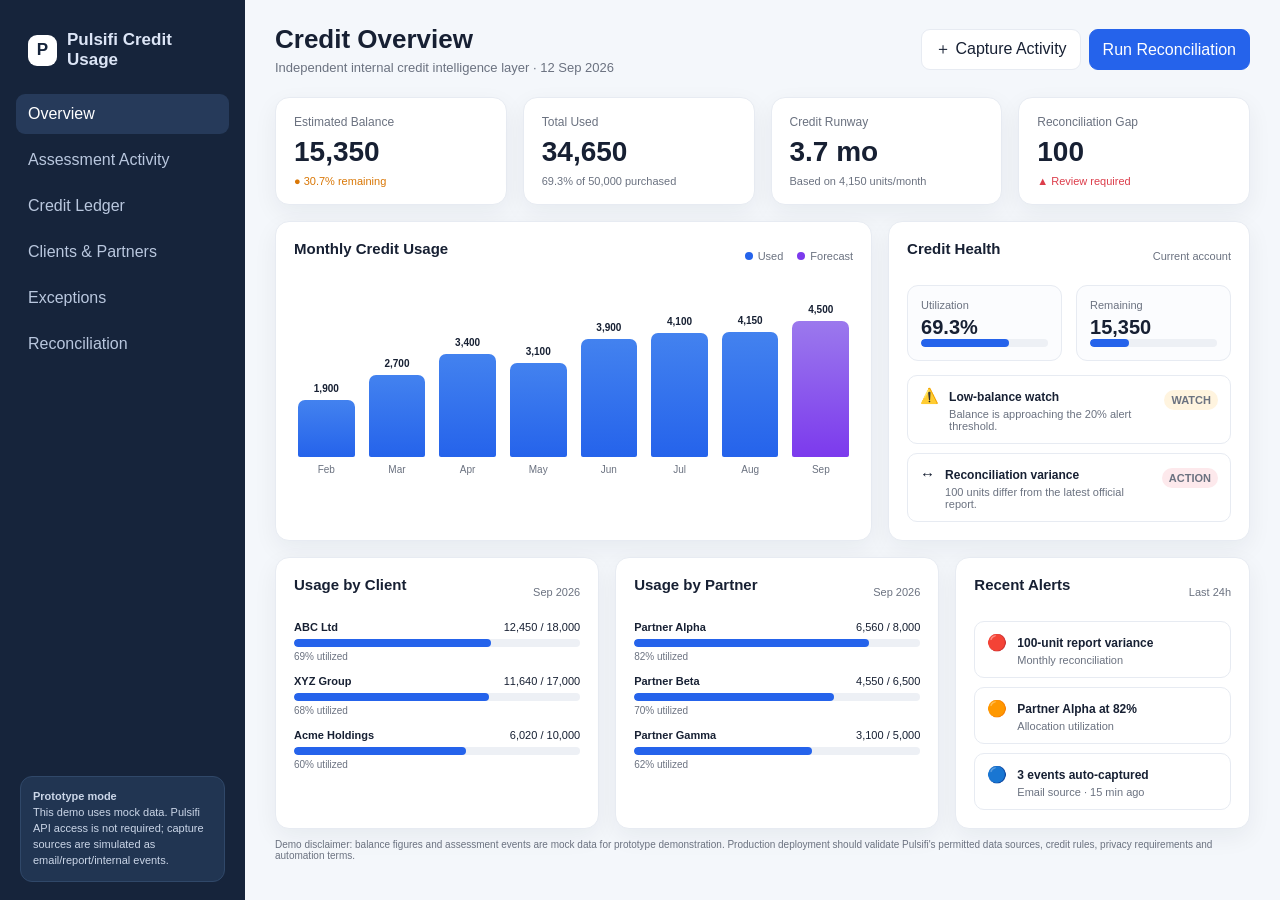
<file: pulsifi_credit_prototype/index.html>
<!DOCTYPE html>
<html lang="en">
<head>
<meta charset="UTF-8" />
<meta name="viewport" content="width=device-width, initial-scale=1.0" />
<title>Pulsifi Credit Usage — Prototype</title>
<style>
:root{--bg:#f4f7fb;--card:#fff;--text:#172033;--muted:#6b7280;--line:#e7ebf2;--navy:#16243b;--blue:#2563eb;--green:#159570;--amber:#d97706;--red:#dc3d4b;--purple:#7c3aed;--shadow:0 8px 24px rgba(18,31,53,.06)}
*{box-sizing:border-box} body{margin:0;font-family:Inter,Segoe UI,Arial,sans-serif;background:var(--bg);color:var(--text)}
button,input,select{font:inherit}.app{display:flex;min-height:100vh}.sidebar{width:245px;background:var(--navy);color:#dce5f6;padding:22px 16px;position:fixed;top:0;bottom:0;left:0}.brand{display:flex;align-items:center;gap:10px;font-weight:800;font-size:17px;padding:8px 12px 24px}.brand-mark{width:31px;height:31px;border-radius:9px;background:#fff;color:var(--navy);display:grid;place-items:center;font-weight:900}.nav{display:grid;gap:6px}.nav button{border:0;background:transparent;color:#b9c7de;text-align:left;padding:11px 12px;border-radius:9px;cursor:pointer}.nav button.active,.nav button:hover{background:#263a5a;color:white}.side-note{position:absolute;bottom:18px;left:20px;right:20px;background:#213552;border:1px solid #304869;border-radius:12px;padding:12px;font-size:11px;line-height:1.45;color:#cbd6e8}.main{margin-left:245px;width:calc(100% - 245px);padding:24px 30px}.topbar{display:flex;justify-content:space-between;align-items:center;margin-bottom:22px}.topbar h1{margin:0;font-size:26px}.topbar p{margin:5px 0 0;color:var(--muted);font-size:13px}.actions{display:flex;gap:8px}.btn{border:1px solid var(--line);background:#fff;border-radius:9px;padding:9px 13px;cursor:pointer;color:var(--text)}.btn.primary{background:var(--blue);color:#fff;border-color:var(--blue)}
.page{display:none}.page.active{display:block}.grid{display:grid;gap:16px}.cards{grid-template-columns:repeat(4,minmax(0,1fr));margin-bottom:16px}.card{background:var(--card);border:1px solid var(--line);border-radius:14px;box-shadow:var(--shadow)}.metric{padding:17px 18px}.metric .label{font-size:12px;color:var(--muted)}.metric .value{font-size:28px;font-weight:800;margin-top:7px}.metric .sub{margin-top:7px;font-size:11px;color:var(--muted)}.delta.up{color:var(--green)}.delta.warn{color:var(--amber)}.delta.bad{color:var(--red)}
.two{grid-template-columns:1.65fr 1fr}.three{grid-template-columns:1.1fr 1.1fr 1fr}.panel{padding:18px}.panel h3{margin:0 0 14px;font-size:15px}.panel-head{display:flex;justify-content:space-between;align-items:center;margin-bottom:14px}.panel-head .small{font-size:11px;color:var(--muted)}
.bars{height:190px;display:flex;align-items:end;gap:14px;padding:16px 4px 0}.bar-wrap{flex:1;text-align:center}.bar{width:100%;border-radius:7px 7px 2px 2px;background:linear-gradient(180deg,#4382ef,#2563eb);min-height:8px}.bar.alt{background:linear-gradient(180deg,#9b79ed,#7c3aed)}.bar-label{font-size:10px;color:var(--muted);margin-top:7px}.bar-val{font-size:10px;font-weight:700;margin-bottom:6px}
.legend{display:flex;gap:14px;font-size:11px;color:var(--muted)}.dot{width:8px;height:8px;border-radius:50%;display:inline-block;margin-right:5px}.d-blue{background:var(--blue)}.d-purple{background:var(--purple)}.d-green{background:var(--green)}
.progress{height:8px;background:#edf0f5;border-radius:99px;overflow:hidden}.progress span{display:block;height:100%;background:var(--blue);border-radius:99px}.kpi-row{display:grid;grid-template-columns:1fr 1fr;gap:14px}.mini{padding:13px;border:1px solid var(--line);border-radius:11px;background:#fbfcfe}.mini .value{font-size:20px;font-weight:800}.mini .label{font-size:11px;color:var(--muted);margin-bottom:5px}
.alerts{display:grid;gap:9px}.alert{border:1px solid var(--line);border-radius:10px;padding:11px 12px;display:flex;gap:10px;align-items:flex-start}.alert .icon{font-size:15px}.alert strong{font-size:12px}.alert span{display:block;font-size:11px;color:var(--muted);margin-top:3px}.badge{font-size:10px;font-weight:700;padding:4px 7px;border-radius:999px}.b-red{background:#fde9ec;color:#b42336}.b-amber{background:#fff4df;color:#9a5b00}.b-green{background:#e7f7f1;color:#087b5b}.b-blue{background:#eaf1ff;color:#2859ba}.b-purple{background:#f1ebff;color:#6b36c2}
.table-wrap{overflow:auto}.table{width:100%;border-collapse:collapse}.table th,.table td{padding:11px 10px;text-align:left;border-bottom:1px solid var(--line);font-size:11px;white-space:nowrap}.table th{color:var(--muted);font-weight:700;background:#fafbfd}.toolbar{display:flex;gap:8px;flex-wrap:wrap;margin-bottom:13px}.toolbar input,.toolbar select{border:1px solid var(--line);background:#fff;border-radius:8px;padding:8px 10px;font-size:11px}.right{text-align:right!important}.status{font-weight:700}.status.confirmed{color:var(--green)}.status.pending{color:var(--amber)}.status.exception{color:var(--red)}
.lifecycle{display:flex;align-items:center;gap:0;margin:18px 0}.step{flex:1;text-align:center;position:relative}.step:not(:last-child):after{content:'';position:absolute;top:11px;right:-1px;width:calc(100% - 22px);height:2px;background:#dfe5ee;left:50%}.step.done:not(:last-child):after{background:var(--blue)}.circle{position:relative;z-index:1;width:24px;height:24px;margin:auto;border-radius:50%;background:#e7edf7;color:#60708c;font-size:10px;font-weight:800;display:grid;place-items:center}.step.done .circle{background:var(--blue);color:#fff}.step.current .circle{background:#fff;border:2px solid var(--blue);color:var(--blue)}.step-label{font-size:10px;color:var(--muted);margin-top:6px}
.pipeline{display:grid;grid-template-columns:repeat(4,1fr);gap:10px}.source{padding:13px;border:1px solid var(--line);border-radius:11px;background:#fbfcfe}.source .title{font-size:12px;font-weight:700}.source .count{font-size:22px;font-weight:800;margin-top:5px}.source .caption{font-size:10px;color:var(--muted)}
.form-grid{display:grid;grid-template-columns:repeat(2,1fr);gap:12px}.field label{display:block;font-size:10px;color:var(--muted);margin-bottom:5px}.field input,.field select{width:100%;border:1px solid var(--line);border-radius:8px;padding:10px;font-size:12px}.full{grid-column:1/-1}.modal{position:fixed;inset:0;background:rgba(11,19,34,.48);display:none;align-items:center;justify-content:center;padding:20px}.modal.show{display:flex}.modal-card{background:#fff;border-radius:14px;width:min(600px,100%);padding:20px;box-shadow:0 25px 60px rgba(0,0,0,.2)}.modal-head{display:flex;justify-content:space-between;align-items:center}.close{border:0;background:#f0f3f7;width:30px;height:30px;border-radius:8px;cursor:pointer}.footer-note{font-size:10px;color:var(--muted);margin-top:10px}
@media(max-width:1000px){.cards{grid-template-columns:repeat(2,1fr)}.two,.three{grid-template-columns:1fr}.sidebar{width:200px}.main{margin-left:200px;width:calc(100% - 200px)}}
@media(max-width:700px){.sidebar{position:static;width:100%;height:auto}.side-note{display:none}.app{display:block}.main{margin-left:0;width:100%;padding:18px}.cards{grid-template-columns:1fr 1fr}.form-grid{grid-template-columns:1fr}}
</style>
</head>
<body>
<div class="app">
<aside class="sidebar">
  <div class="brand"><div class="brand-mark">P</div><div>Pulsifi Credit Usage</div></div>
  <nav class="nav">
    <button class="active" data-page="overview">Overview</button>
    <button data-page="activity">Assessment Activity</button>
    <button data-page="ledger">Credit Ledger</button>
    <button data-page="partners">Clients & Partners</button>
    <button data-page="exceptions">Exceptions</button>
    <button data-page="reconcile">Reconciliation</button>
  </nav>
  <div class="side-note"><b>Prototype mode</b><br>This demo uses mock data. Pulsifi API access is not required; capture sources are simulated as email/report/internal events.</div>
</aside>
<main class="main">
  <div class="topbar">
    <div><h1 id="page-title">Credit Overview</h1><p id="page-subtitle">Independent internal credit intelligence layer · 12 Sep 2026</p></div>
    <div class="actions"><button class="btn" onclick="openCapture()">＋ Capture Activity</button><button class="btn primary" onclick="showPage('reconcile')">Run Reconciliation</button></div>
  </div>

  <section class="page active" id="page-overview">
    <div class="grid cards">
      <div class="card metric"><div class="label">Estimated Balance</div><div class="value" id="metric-balance">15,350</div><div class="sub"><span class="delta warn">● 30.7% remaining</span></div></div>
      <div class="card metric"><div class="label">Total Used</div><div class="value">34,650</div><div class="sub">69.3% of 50,000 purchased</div></div>
      <div class="card metric"><div class="label">Credit Runway</div><div class="value">3.7 mo</div><div class="sub">Based on 4,150 units/month</div></div>
      <div class="card metric"><div class="label">Reconciliation Gap</div><div class="value">100</div><div class="sub"><span class="delta bad">▲ Review required</span></div></div>
    </div>
    <div class="grid two">
      <div class="card panel"><div class="panel-head"><h3>Monthly Credit Usage</h3><div class="legend"><span><i class="dot d-blue"></i>Used</span><span><i class="dot d-purple"></i>Forecast</span></div></div><div class="bars" id="usage-bars"></div></div>
      <div class="card panel"><div class="panel-head"><h3>Credit Health</h3><span class="small">Current account</span></div><div class="kpi-row"><div class="mini"><div class="label">Utilization</div><div class="value">69.3%</div><div class="progress"><span style="width:69.3%"></span></div></div><div class="mini"><div class="label">Remaining</div><div class="value">15,350</div><div class="progress"><span style="width:30.7%"></span></div></div></div><div style="margin-top:14px" class="alerts"><div class="alert"><div class="icon">⚠️</div><div><strong>Low-balance watch</strong><span>Balance is approaching the 20% alert threshold.</span></div><span class="badge b-amber">WATCH</span></div><div class="alert"><div class="icon">↔</div><div><strong>Reconciliation variance</strong><span>100 units differ from the latest official report.</span></div><span class="badge b-red">ACTION</span></div></div></div>
    </div>
    <div class="grid three" style="margin-top:16px">
      <div class="card panel"><div class="panel-head"><h3>Usage by Client</h3><span class="small">Sep 2026</span></div><div id="client-list"></div></div>
      <div class="card panel"><div class="panel-head"><h3>Usage by Partner</h3><span class="small">Sep 2026</span></div><div id="partner-list"></div></div>
      <div class="card panel"><div class="panel-head"><h3>Recent Alerts</h3><span class="small">Last 24h</span></div><div class="alerts"><div class="alert"><div>🔴</div><div><strong>100-unit report variance</strong><span>Monthly reconciliation</span></div></div><div class="alert"><div>🟠</div><div><strong>Partner Alpha at 82%</strong><span>Allocation utilization</span></div></div><div class="alert"><div>🔵</div><div><strong>3 events auto-captured</strong><span>Email source · 15 min ago</span></div></div></div></div>
    </div>
  </section>

  <section class="page" id="page-activity">
    <div class="card panel"><div class="panel-head"><h3>Assessment Activity</h3><span class="small">Event capture & lifecycle</span></div><div class="pipeline" style="margin-bottom:15px"><div class="source"><div class="title">System Emails</div><div class="count">148</div><div class="caption">events captured</div></div><div class="source"><div class="title">Pulsifi Reports</div><div class="count">42</div><div class="caption">records imported</div></div><div class="source"><div class="title">Controlled Input</div><div class="count">19</div><div class="caption">issued assessments</div></div><div class="source"><div class="title">Exceptions</div><div class="count">7</div><div class="caption">need review</div></div></div><div class="toolbar"><input id="activity-search" oninput="renderActivity()" placeholder="Search assessment / candidate..." /><select id="activity-status" onchange="renderActivity()"><option value="all">All statuses</option><option>Completed</option><option>Sent</option><option>Cancelled</option><option>Failed</option></select><button class="btn primary" onclick="openCapture()">＋ Capture event</button></div><div class="table-wrap"><table class="table"><thead><tr><th>Assessment ID</th><th>Candidate</th><th>Client</th><th>Project</th><th>Type</th><th>Status</th><th>Units</th><th>Source</th></tr></thead><tbody id="activity-body"></tbody></table></div></div>
  </section>

  <section class="page" id="page-ledger">
    <div class="card panel"><div class="panel-head"><h3>Credit Transaction Ledger</h3><span class="small">Single source of truth for internal accounting</span></div><div class="toolbar"><input id="ledger-search" oninput="renderLedger()" placeholder="Search client, project, ID..." /><select id="ledger-type" onchange="renderLedger()"><option value="all">All transaction types</option><option>Top-Up</option><option>Usage</option><option>Adjustment</option></select><button class="btn" onclick="exportCSV()">Export CSV</button></div><div class="table-wrap"><table class="table"><thead><tr><th>Date</th><th>Transaction ID</th><th>Type</th><th>Client</th><th>Project</th><th>Reference</th><th class="right">Units</th><th>Status</th><th>Source</th></tr></thead><tbody id="ledger-body"></tbody></table></div></div>
  </section>

  <section class="page" id="page-partners">
    <div class="grid two"><div class="card panel"><div class="panel-head"><h3>Clients</h3><span class="small">Allocation & utilization</span></div><div class="table-wrap"><table class="table"><thead><tr><th>Client</th><th>Allocated</th><th>Used</th><th>Remaining</th><th>Utilization</th></tr></thead><tbody id="client-table"></tbody></table></div></div><div class="card panel"><div class="panel-head"><h3>Partners</h3><span class="small">Partner-level visibility</span></div><div class="table-wrap"><table class="table"><thead><tr><th>Partner</th><th>Allocated</th><th>Used</th><th>Remaining</th><th>Status</th></tr></thead><tbody id="partner-table"></tbody></table></div></div></div>
  </section>

  <section class="page" id="page-exceptions">
    <div class="card panel"><div class="panel-head"><h3>Exception Management</h3><span class="small">Only records requiring human review</span></div><div class="toolbar"><select id="exception-filter" onchange="renderExceptions()"><option value="all">All exceptions</option><option>Balance Difference</option><option>Duplicate</option><option>Missing Record</option><option>Unknown Mapping</option></select></div><div class="table-wrap"><table class="table"><thead><tr><th>Exception</th><th>Reference</th><th>Client / Partner</th><th>Detected</th><th>Severity</th><th>Suggested Action</th><th>Status</th><th></th></tr></thead><tbody id="exception-body"></tbody></table></div></div>
  </section>

  <section class="page" id="page-reconcile">
    <div class="grid two"><div class="card panel"><div class="panel-head"><h3>Monthly Reconciliation</h3><span class="badge b-amber">REVIEW REQUIRED</span></div><div class="kpi-row"><div class="mini"><div class="label">Internal Ledger</div><div class="value">11,200</div></div><div class="mini"><div class="label">Pulsifi Official</div><div class="value">11,100</div></div></div><div style="margin-top:15px"><div style="display:flex;justify-content:space-between;font-size:11px;margin-bottom:6px"><span>Matched transactions</span><b>96.8%</b></div><div class="progress"><span style="width:96.8%"></span></div></div><div style="margin-top:16px;padding:12px;border:1px solid #f5d7aa;background:#fffaf0;border-radius:10px;font-size:11px"><b>Variance: +100 units</b><br><span style="color:var(--muted)">4 missing usage records and 1 internal adjustment require review.</span></div><div style="margin-top:15px"><button class="btn primary" onclick="runRecon()">Run matching engine</button><button class="btn" style="margin-left:7px" onclick="showPage('exceptions')">Review exceptions</button></div></div><div class="card panel"><div class="panel-head"><h3>Matching Logic</h3><span class="small">Evidence hierarchy</span></div><div class="alerts"><div class="alert"><div>1</div><div><strong>Exact Assessment ID</strong><span>Highest confidence match</span></div><span class="badge b-green">100%</span></div><div class="alert"><div>2</div><div><strong>Candidate + Date</strong><span>Fallback match</span></div><span class="badge b-blue">90%</span></div><div class="alert"><div>3</div><div><strong>Candidate + Type</strong><span>Potential match</span></div><span class="badge b-purple">80%</span></div><div class="alert"><div>4</div><div><strong>Manual Review</strong><span>Unmatched or conflicting record</span></div><span class="badge b-red">&lt;80%</span></div></div></div></div>
    <div class="card panel" style="margin-top:16px"><div class="panel-head"><h3>Reconciliation Summary</h3><span class="small">September 2026</span></div><div class="table-wrap"><table class="table"><thead><tr><th>Metric</th><th class="right">Internal</th><th class="right">Pulsifi</th><th class="right">Difference</th><th>Status</th></tr></thead><tbody><tr><td>Opening Balance</td><td class="right">10,000</td><td class="right">10,000</td><td class="right">0</td><td class="status confirmed">Matched</td></tr><tr><td>Top-Ups</td><td class="right">5,000</td><td class="right">5,000</td><td class="right">0</td><td class="status confirmed">Matched</td></tr><tr><td>Usage</td><td class="right">3,820</td><td class="right">3,900</td><td class="right">-80</td><td class="status exception">Review</td></tr><tr><td>Adjustments</td><td class="right">20</td><td class="right">0</td><td class="right">+20</td><td class="status exception">Review</td></tr><tr><td><b>Ending Balance</b></td><td class="right"><b>11,200</b></td><td class="right"><b>11,100</b></td><td class="right"><b>+100</b></td><td class="status exception"><b>Review Required</b></td></tr></tbody></table></div></div>
  </section>

  <div class="footer-note">Demo disclaimer: balance figures and assessment events are mock data for prototype demonstration. Production deployment should validate Pulsifi's permitted data sources, credit rules, privacy requirements and automation terms.</div>
</main>
</div>

<div class="modal" id="capture-modal"><div class="modal-card"><div class="modal-head"><div><h3 style="margin:0">Capture Assessment Activity</h3><div style="font-size:11px;color:var(--muted);margin-top:4px">Simulates a low-touch controlled internal input event.</div></div><button class="close" onclick="closeCapture()">×</button></div><div class="form-grid" style="margin-top:18px"><div class="field"><label>Assessment ID</label><input id="f-id" value="P-10308" /></div><div class="field"><label>Candidate Reference</label><input id="f-candidate" value="Candidate-308" /></div><div class="field"><label>Client</label><select id="f-client"><option>ABC Ltd</option><option>XYZ Group</option><option>Acme Holdings</option></select></div><div class="field"><label>Project</label><input id="f-project" value="Graduate Hiring" /></div><div class="field"><label>Assessment Type</label><select id="f-type"><option>Cognitive</option><option>Personality</option><option>Leadership</option></select></div><div class="field"><label>Event Status</label><select id="f-status"><option>Sent</option><option>Completed</option><option>Cancelled</option><option>Failed</option></select></div><div class="field"><label>Credit Units</label><input id="f-units" type="number" value="5" min="0" /></div><div class="field"><label>Capture Source</label><select id="f-source"><option>Controlled Input</option><option>System Email</option><option>Downloaded Report</option></select></div><div class="full" style="display:flex;justify-content:flex-end;gap:8px"><button class="btn" onclick="closeCapture()">Cancel</button><button class="btn primary" onclick="saveCapture()">Save & Update Ledger</button></div></div></div></div>

<script>
const activities=[
{id:'P-10291',candidate:'Candidate-291',client:'ABC Ltd',project:'Graduate Hiring',type:'Cognitive',status:'Completed',units:5,source:'System Email'},
{id:'P-10292',candidate:'Candidate-292',client:'XYZ Group',project:'Leadership Bench',type:'Leadership',status:'Completed',units:10,source:'System Email'},
{id:'P-10293',candidate:'Candidate-293',client:'Acme Holdings',project:'Manager Pipeline',type:'Personality',status:'Sent',units:5,source:'Controlled Input'},
{id:'P-10294',candidate:'Candidate-294',client:'ABC Ltd',project:'Graduate Hiring',type:'Cognitive',status:'Completed',units:5,source:'Downloaded Report'},
{id:'P-10295',candidate:'Candidate-295',client:'XYZ Group',project:'Leadership Bench',type:'Leadership',status:'Cancelled',units:0,source:'System Email'},
{id:'P-10296',candidate:'Candidate-296',client:'ABC Ltd',project:'Sales Academy',type:'Personality',status:'Completed',units:5,source:'System Email'},
{id:'P-10297',candidate:'Candidate-297',client:'Acme Holdings',project:'Manager Pipeline',type:'Cognitive',status:'Failed',units:0,source:'System Email'},
{id:'P-10298',candidate:'Candidate-298',client:'XYZ Group',project:'Leadership Bench',type:'Leadership',status:'Completed',units:10,source:'Downloaded Report'}
];
const ledger=[
{date:'2026-09-12',id:'TX-25018',type:'Usage',client:'ABC Ltd',project:'Graduate Hiring',ref:'P-10291',units:-5,status:'Confirmed',source:'System Email'},
{date:'2026-09-12',id:'TX-25017',type:'Usage',client:'XYZ Group',project:'Leadership Bench',ref:'P-10292',units:-10,status:'Confirmed',source:'System Email'},
{date:'2026-09-11',id:'TX-25016',type:'Usage',client:'Acme Holdings',project:'Manager Pipeline',ref:'P-10294',units:-5,status:'Pending',source:'Downloaded Report'},
{date:'2026-09-10',id:'TX-25015',type:'Adjustment',client:'ABC Ltd',project:'Graduate Hiring',ref:'ADJ-084',units:20,status:'Exception',source:'Manual'},
{date:'2026-09-01',id:'TX-25001',type:'Top-Up',client:'—',project:'—',ref:'TOPUP-SEP',units:5000,status:'Confirmed',source:'Official Invoice'},
{date:'2026-08-31',id:'TX-24992',type:'Top-Up',client:'—',project:'—',ref:'OPENING',units:10000,status:'Confirmed',source:'Opening Balance'},
];
const clients=[['ABC Ltd',18000,12450],['XYZ Group',17000,11640],['Acme Holdings',10000,6020]];
const partners=[['Partner Alpha',8000,6560],['Partner Beta',6500,4550],['Partner Gamma',5000,3100]];
const exceptions=[
{type:'Balance Difference',ref:'REC-SEP-001',owner:'Finance',detected:'12 Sep',severity:'High',action:'Review 4 missing usage records',status:'Open'},
{type:'Duplicate',ref:'P-10188',owner:'ABC Ltd',detected:'11 Sep',severity:'Medium',action:'Keep System Email event',status:'Open'},
{type:'Missing Record',ref:'P-10211',owner:'XYZ Group',detected:'10 Sep',severity:'High',action:'Request source evidence',status:'Open'},
{type:'Unknown Mapping',ref:'P-10224',owner:'Partner Gamma',detected:'09 Sep',severity:'Low',action:'Map project to client',status:'Open'},
{type:'Balance Difference',ref:'ADJ-084',owner:'Finance',detected:'08 Sep',severity:'Medium',action:'Confirm adjustment approval',status:'Open'}
];
function showPage(name){document.querySelectorAll('.page').forEach(p=>p.classList.remove('active'));document.getElementById('page-'+name).classList.add('active');document.querySelectorAll('.nav button').forEach(b=>b.classList.toggle('active',b.dataset.page===name));const titles={overview:['Credit Overview','Independent internal credit intelligence layer · 12 Sep 2026'],activity:['Assessment Activity','Low-touch lifecycle capture from approved evidence sources'],ledger:['Credit Transaction Ledger','Auditable balance calculation and transaction history'],partners:['Clients & Partners','Allocation, usage and remaining credit by business owner'],exceptions:['Exception Management','Human review only where automated controls detect an issue'],reconcile:['Monthly Reconciliation','Internal ledger versus Pulsifi official report']};document.getElementById('page-title').textContent=titles[name][0];document.getElementById('page-subtitle').textContent=titles[name][1];if(name==='activity')renderActivity();if(name==='ledger')renderLedger();if(name==='partners')renderPartners();if(name==='exceptions')renderExceptions();}
document.querySelectorAll('.nav button').forEach(b=>b.addEventListener('click',()=>showPage(b.dataset.page)));
function renderBars(){const data=[1900,2700,3400,3100,3900,4100,4150,4500];const labels=['Feb','Mar','Apr','May','Jun','Jul','Aug','Sep'];const max=4800;document.getElementById('usage-bars').innerHTML=data.map((v,i)=>`<div class="bar-wrap"><div class="bar-val">${v.toLocaleString()}</div><div class="bar ${i===7?'alt':''}" style="height:${Math.max(12,v/max*145)}px"></div><div class="bar-label">${labels[i]}</div></div>`).join('');}
function listMarkup(items){return items.map(([n,a,u])=>{const p=Math.round(u/a*100);return `<div style="margin-bottom:13px"><div style="display:flex;justify-content:space-between;font-size:11px"><b>${n}</b><span>${u.toLocaleString()} / ${a.toLocaleString()}</span></div><div style="margin-top:6px" class="progress"><span style="width:${p}%"></span></div><div style="font-size:10px;color:var(--muted);margin-top:4px">${p}% utilized</div></div>`}).join('')}
function renderActivity(){const q=(document.getElementById('activity-search')?.value||'').toLowerCase();const s=document.getElementById('activity-status')?.value||'all';const data=activities.filter(x=>(s==='all'||x.status===s)&&(`${x.id} ${x.candidate} ${x.client} ${x.project}`.toLowerCase().includes(q)));document.getElementById('activity-body').innerHTML=data.map(x=>`<tr><td><b>${x.id}</b></td><td>${x.candidate}</td><td>${x.client}</td><td>${x.project}</td><td>${x.type}</td><td><span class="badge ${x.status==='Completed'?'b-green':x.status==='Sent'?'b-blue':x.status==='Cancelled'?'b-amber':'b-red'}">${x.status}</span></td><td>${x.units}</td><td>${x.source}</td></tr>`).join('')||`<tr><td colspan="8">No matching activity.</td></tr>`;}
function renderLedger(){const q=(document.getElementById('ledger-search')?.value||'').toLowerCase();const t=document.getElementById('ledger-type')?.value||'all';const data=ledger.filter(x=>(t==='all'||x.type===t)&&(`${x.id} ${x.client} ${x.project} ${x.ref}`.toLowerCase().includes(q)));document.getElementById('ledger-body').innerHTML=data.map(x=>`<tr><td>${x.date}</td><td><b>${x.id}</b></td><td><span class="badge ${x.type==='Top-Up'?'b-blue':x.type==='Usage'?'b-purple':'b-amber'}">${x.type}</span></td><td>${x.client}</td><td>${x.project}</td><td>${x.ref}</td><td class="right" style="font-weight:800;color:${x.units<0?'var(--red)':'var(--green)'}">${x.units>0?'+':''}${x.units}</td><td class="status ${x.status.toLowerCase()}">${x.status}</td><td>${x.source}</td></tr>`).join('')||`<tr><td colspan="9">No matching transactions.</td></tr>`;}
function renderPartners(){document.getElementById('client-table').innerHTML=clients.map(([n,a,u])=>`<tr><td><b>${n}</b></td><td>${a.toLocaleString()}</td><td>${u.toLocaleString()}</td><td>${(a-u).toLocaleString()}</td><td>${Math.round(u/a*100)}%</td></tr>`).join('');document.getElementById('partner-table').innerHTML=partners.map(([n,a,u])=>{let p=Math.round(u/a*100);return `<tr><td><b>${n}</b></td><td>${a.toLocaleString()}</td><td>${u.toLocaleString()}</td><td>${(a-u).toLocaleString()}</td><td><span class="badge ${p>=80?'b-amber':'b-green'}">${p>=80?'WATCH':'HEALTHY'}</span></td></tr>`}).join('');}
function renderExceptions(){const f=document.getElementById('exception-filter')?.value||'all';const data=exceptions.filter(x=>f==='all'||x.type===f);document.getElementById('exception-body').innerHTML=data.map((x,i)=>`<tr><td><b>${x.type}</b></td><td>${x.ref}</td><td>${x.owner}</td><td>${x.detected}</td><td><span class="badge ${x.severity==='High'?'b-red':x.severity==='Medium'?'b-amber':'b-blue'}">${x.severity}</span></td><td>${x.action}</td><td><span class="badge b-red">${x.status}</span></td><td><button class="btn" onclick="resolveException(${i})">Resolve</button></td></tr>`).join('');}
function resolveException(i){exceptions[i].status='Resolved';renderExceptions();}
function openCapture(){document.getElementById('capture-modal').classList.add('show')};function closeCapture(){document.getElementById('capture-modal').classList.remove('show')}
function saveCapture(){const a={id:document.getElementById('f-id').value,candidate:document.getElementById('f-candidate').value,client:document.getElementById('f-client').value,project:document.getElementById('f-project').value,type:document.getElementById('f-type').value,status:document.getElementById('f-status').value,units:Number(document.getElementById('f-units').value)||0,source:document.getElementById('f-source').value};activities.unshift(a);if(a.units&&a.status==='Completed'){ledger.unshift({date:new Date().toISOString().slice(0,10),id:'TX-'+Math.floor(25020+Math.random()*100),type:'Usage',client:a.client,project:a.project,ref:a.id,units:-a.units,status:'Confirmed',source:a.source});document.getElementById('metric-balance').textContent=(15350-a.units).toLocaleString();}closeCapture();showPage('activity');alert('Activity captured and ledger updated. In production, this step would be automated from an approved email/report source where possible.');}
function runRecon(){alert('Matching engine simulation complete: 96.8% matched. 5 exceptions remain for human review.');showPage('exceptions')}
function exportCSV(){const head='Date,Transaction ID,Type,Client,Project,Reference,Units,Status,Source\n';const body=ledger.map(x=>[x.date,x.id,x.type,x.client,x.project,x.ref,x.units,x.status,x.source].join(',')).join('\n');const blob=new Blob([head+body],{type:'text/csv'});const a=document.createElement('a');a.href=URL.createObjectURL(blob);a.download='pulsifi-credit-ledger.csv';a.click();URL.revokeObjectURL(a.href)}
renderBars();document.getElementById('client-list').innerHTML=listMarkup(clients);document.getElementById('partner-list').innerHTML=listMarkup(partners.map(([n,a,u])=>[n,a,u]));renderActivity();renderLedger();renderPartners();renderExceptions();
</script>
</body></html>
</file>
